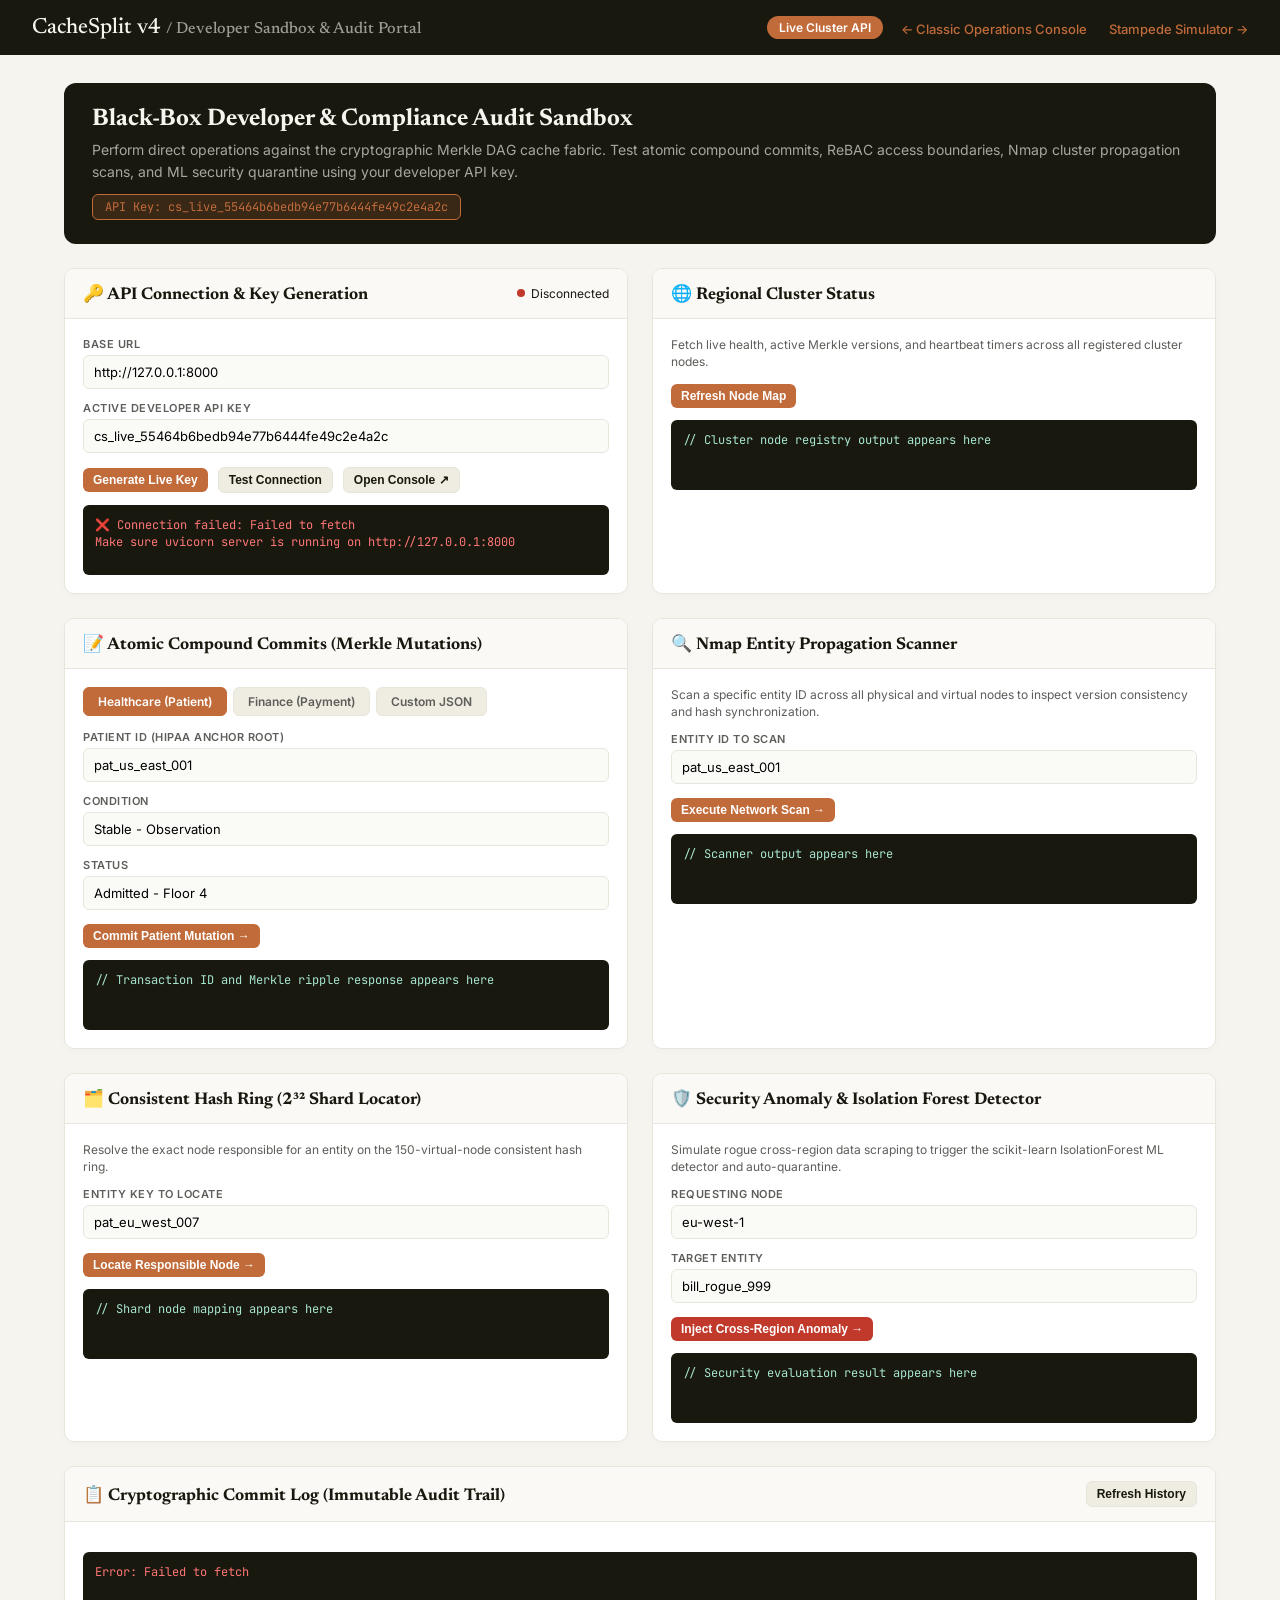
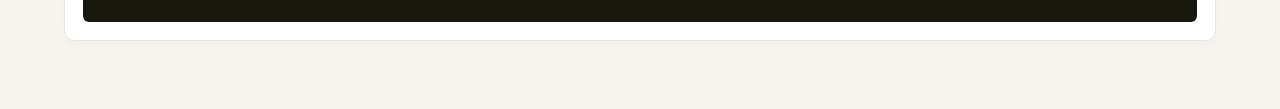
<file: ui/developer_demo.html>
<!DOCTYPE html>
<html lang="en">
<head>
  <meta charset="UTF-8">
  <meta name="viewport" content="width=device-width, initial-scale=1.0">
  <title>CacheSplit v4 — Developer API & Compliance Sandbox</title>
  <link rel="preconnect" href="https://fonts.googleapis.com">
  <link rel="preconnect" href="https://fonts.gstatic.com" crossorigin>
  <link href="https://fonts.googleapis.com/css2?family=Newsreader:ital,opsz,wght@0,6..72,400;0,6..72,500;0,6..72,600;1,6..72,400&family=Inter:wght@400;500;600;700&family=JetBrains+Mono:wght@400;500&display=swap" rel="stylesheet">
  <style>
    :root {
      --bg: #F5F4EE;
      --card-bg: #FFFFFF;
      --text: #18180F;
      --text-muted: #5E5D59;
      --border: #E8E6DC;
      --accent: #C16B3A;
      --fresh: #27AE60;
      --stale: #D35400;
      --danger: #C0392B;
      --surface-2: #FAFAF7;
    }
    * { margin: 0; padding: 0; box-sizing: border-box; }
    body {
      background-color: var(--bg);
      color: var(--text);
      font-family: 'Inter', -apple-system, BlinkMacSystemFont, sans-serif;
      min-height: 100vh;
      padding-bottom: 40px;
    }
    header {
      background: var(--text);
      color: var(--bg);
      padding: 16px 32px;
      display: flex;
      justify-content: space-between;
      align-items: center;
    }
    header h1 {
      font-family: 'Newsreader', serif;
      font-size: 22px;
      font-weight: 500;
    }
    header .badge {
      background: var(--accent);
      color: #fff;
      padding: 4px 12px;
      border-radius: 20px;
      font-size: 12px;
      font-weight: 600;
    }
    header nav a {
      color: var(--accent);
      text-decoration: none;
      font-size: 13px;
      margin-left: 18px;
      font-weight: 500;
    }
    header nav a:hover { text-decoration: underline; }
    
    .container {
      max-width: 1200px;
      margin: 28px auto;
      padding: 0 24px;
      display: grid;
      grid-template-columns: 1fr 1fr;
      gap: 24px;
    }
    .full-width { grid-column: 1 / -1; }
    
    .intro {
      grid-column: 1 / -1;
      background: var(--text);
      color: var(--bg);
      border-radius: 12px;
      padding: 24px 28px;
    }
    .intro h2 {
      font-family: 'Newsreader', serif;
      font-size: 24px;
      margin-bottom: 8px;
    }
    .intro p {
      color: #A8A69E;
      font-size: 14px;
      line-height: 1.6;
    }
    .key-chip {
      display: inline-block;
      background: rgba(193, 107, 58, 0.2);
      border: 1px solid var(--accent);
      color: var(--accent);
      border-radius: 6px;
      padding: 4px 12px;
      font-family: 'JetBrains Mono', monospace;
      font-size: 12px;
      margin-top: 10px;
    }

    .card {
      background: var(--card-bg);
      border: 1px solid var(--border);
      border-radius: 10px;
      overflow: hidden;
      box-shadow: 0 2px 8px rgba(0,0,0,0.02);
    }
    .card-header {
      padding: 14px 18px;
      border-bottom: 1px solid var(--border);
      display: flex;
      justify-content: space-between;
      align-items: center;
      background: #FAF9F5;
    }
    .card-header h3 {
      font-family: 'Newsreader', serif;
      font-size: 17px;
      color: var(--text);
    }
    .card-body { padding: 18px; }

    label {
      display: block;
      font-size: 11px;
      text-transform: uppercase;
      letter-spacing: 0.5px;
      color: var(--text-muted);
      margin-bottom: 4px;
      margin-top: 12px;
      font-weight: 600;
    }
    label:first-child { margin-top: 0; }
    input, select, textarea {
      width: 100%;
      padding: 8px 10px;
      border: 1px solid var(--border);
      border-radius: 6px;
      font-family: inherit;
      font-size: 13px;
      background: var(--surface-2);
      outline: none;
      transition: border-color 0.15s;
    }
    input:focus, select:focus, textarea:focus { border-color: var(--accent); }
    textarea {
      font-family: 'JetBrains Mono', monospace;
      font-size: 12px;
      min-height: 110px;
      resize: vertical;
    }

    .btn {
      padding: 8px 16px;
      border-radius: 6px;
      font-size: 13px;
      font-weight: 600;
      cursor: pointer;
      border: none;
      transition: all 0.15s;
    }
    .btn:hover { opacity: 0.9; }
    .btn-primary { background: var(--accent); color: #fff; }
    .btn-ghost { background: #EFECE1; color: var(--text); border: 1px solid var(--border); }
    .btn-danger { background: var(--danger); color: #fff; }
    .btn-sm { padding: 5px 10px; font-size: 12px; }
    .row { display: flex; gap: 10px; margin-top: 14px; align-items: center; flex-wrap: wrap; }

    .response-box {
      background: #18180F;
      color: #A8E6CF;
      border-radius: 6px;
      padding: 12px;
      font-family: 'JetBrains Mono', monospace;
      font-size: 12px;
      white-space: pre-wrap;
      word-break: break-all;
      min-height: 70px;
      max-height: 240px;
      overflow-y: auto;
      margin-top: 12px;
      line-height: 1.4;
    }

    .tabs { display: flex; gap: 6px; margin-bottom: 14px; flex-wrap: wrap; }
    .tab {
      padding: 6px 14px;
      border-radius: 6px;
      font-size: 12px;
      font-weight: 600;
      cursor: pointer;
      background: #EFECE1;
      color: var(--text-muted);
      border: 1px solid var(--border);
    }
    .tab.active { background: var(--accent); color: #fff; border-color: var(--accent); }
    .op-panel { display: none; }
    .op-panel.active { display: block; }

    .dot { width: 8px; height: 8px; border-radius: 50%; background: var(--fresh); display: inline-block; }
    .dot.red { background: var(--danger); }
    .hint { font-size: 12px; color: var(--text-muted); margin-bottom: 10px; line-height: 1.4; }

    .scan-row {
      display: flex;
      justify-content: space-between;
      align-items: center;
      padding: 8px 12px;
      border-bottom: 1px solid #EFECE1;
      font-size: 12px;
      font-family: 'JetBrains Mono', monospace;
    }
    .scan-badge {
      padding: 2px 8px;
      border-radius: 4px;
      font-size: 10px;
      font-weight: 700;
      text-transform: uppercase;
    }
    .scan-ok { background: #E8F8F0; color: var(--fresh); }
    .scan-stale { background: #FDF2E9; color: var(--stale); }
    .scan-miss { background: #FDEDEC; color: var(--danger); }
  </style>
</head>
<body>

<header>
  <h1>CacheSplit v4 <span style="opacity:0.6; font-size:16px;">/ Developer Sandbox & Audit Portal</span></h1>
  <div style="display:flex; align-items:center;">
    <span class="badge">Live Cluster API</span>
    <nav>
      <a href="/dashboard">← Classic Operations Console</a>
      <a href="/simulation">Stampede Simulator →</a>
    </nav>
  </div>
</header>

<div class="container">

  <!-- Intro Banner -->
  <div class="intro">
    <h2>Black-Box Developer & Compliance Audit Sandbox</h2>
    <p>Perform direct operations against the cryptographic Merkle DAG cache fabric. Test atomic compound commits, ReBAC access boundaries, Nmap cluster propagation scans, and ML security quarantine using your developer API key.</p>
    <div>
      <span class="key-chip" id="displayed-key">API Key: cs_live_55464b6bedb94e77b6444fe49c2e4a2c</span>
    </div>
  </div>

  <!-- Connection & Key Generator -->
  <div class="card">
    <div class="card-header">
      <h3>🔑 API Connection & Key Generation</h3>
      <span style="font-size:12px; display:flex; align-items:center; gap:6px;">
        <span class="dot" id="conn-dot"></span><span id="conn-status">Checking...</span>
      </span>
    </div>
    <div class="card-body">
      <label>Base URL</label>
      <input id="cfg-base" value="http://127.0.0.1:8000">
      
      <label>Active Developer API Key</label>
      <input id="cfg-key" value="cs_live_55464b6bedb94e77b6444fe49c2e4a2c">

      <div class="row">
        <button class="btn btn-primary btn-sm" onclick="generateNewApiKey()">Generate Live Key</button>
        <button class="btn btn-ghost btn-sm" onclick="testConnection()">Test Connection</button>
        <button class="btn btn-ghost btn-sm" onclick="openDashboard()">Open Console ↗</button>
      </div>
      <div class="response-box" id="cfg-result">// Connection status and generated keys appear here</div>
    </div>
  </div>

  <!-- Cluster Node Topology Map -->
  <div class="card">
    <div class="card-header"><h3>🌐 Regional Cluster Status</h3></div>
    <div class="card-body">
      <p class="hint">Fetch live health, active Merkle versions, and heartbeat timers across all registered cluster nodes.</p>
      <div class="row">
        <button class="btn btn-primary btn-sm" onclick="fetchNodeMap()">Refresh Node Map</button>
      </div>
      <div class="response-box" id="node-map-result">// Cluster node registry output appears here</div>
    </div>
  </div>

  <!-- Compound Commits (Healthcare / Compliance / Payments) -->
  <div class="card">
    <div class="card-header"><h3>📝 Atomic Compound Commits (Merkle Mutations)</h3></div>
    <div class="card-body">
      <div class="tabs">
        <div class="tab active" onclick="switchTab('patient')">Healthcare (Patient)</div>
        <div class="tab" onclick="switchTab('payment')">Finance (Payment)</div>
        <div class="tab" onclick="switchTab('custom')">Custom JSON</div>
      </div>

      <!-- Patient Tab -->
      <div class="op-panel active" id="panel-patient">
        <label>Patient ID (HIPAA Anchor Root)</label>
        <input id="pt-id" value="pat_us_east_001">
        <label>Condition</label>
        <input id="pt-cond" value="Stable - Observation">
        <label>Status</label>
        <input id="pt-status" value="Admitted - Floor 4">
        <div class="row"><button class="btn btn-primary btn-sm" onclick="commitPatient()">Commit Patient Mutation →</button></div>
      </div>

      <!-- Payment Tab -->
      <div class="op-panel" id="panel-payment">
        <label>Payment ID</label>
        <input id="pay-id" value="pay_demo_001">
        <label>Amount ($ USD)</label>
        <input id="pay-amt" type="number" value="350">
        <label>Linked Billing Account ID</label>
        <input id="pay-billing" value="bill_demo_001">
        <div class="row"><button class="btn btn-primary btn-sm" onclick="commitPayment()">Commit Payment Edge →</button></div>
      </div>

      <!-- Custom JSON Tab -->
      <div class="op-panel" id="panel-custom">
        <label>Raw Compound Commit Payload</label>
        <textarea id="custom-payload">{
  "mutations": [
    {
      "entity_id": "audit_rec_101",
      "entity_type": "compliance_record",
      "data": { "auditor": "SecOps Lead", "action": "ACCESS_VERIFIED", "timestamp": "2026-09-05T22:40:00Z" }
    }
  ],
  "edges": []
}</textarea>
        <div class="row"><button class="btn btn-primary btn-sm" onclick="commitCustom()">Send Custom Commit →</button></div>
      </div>

      <div class="response-box" id="devops-result">// Transaction ID and Merkle ripple response appears here</div>
    </div>
  </div>

  <!-- Nmap Entity Scanner -->
  <div class="card">
    <div class="card-header"><h3>🔍 Nmap Entity Propagation Scanner</h3></div>
    <div class="card-body">
      <p class="hint">Scan a specific entity ID across all physical and virtual nodes to inspect version consistency and hash synchronization.</p>
      <label>Entity ID to Scan</label>
      <input id="scan-id" value="pat_us_east_001">
      <div class="row"><button class="btn btn-primary btn-sm" onclick="runScan()">Execute Network Scan →</button></div>
      <div id="scan-result-table" style="margin-top:14px; border:1px solid var(--border); border-radius:6px; overflow:hidden; display:none;"></div>
      <div class="response-box" id="scan-result">// Scanner output appears here</div>
    </div>
  </div>

  <!-- Consistent Hashing Shard Locator -->
  <div class="card">
    <div class="card-header"><h3>🗂️ Consistent Hash Ring (2³² Shard Locator)</h3></div>
    <div class="card-body">
      <p class="hint">Resolve the exact node responsible for an entity on the 150-virtual-node consistent hash ring.</p>
      <label>Entity Key to Locate</label>
      <input id="shard-key" value="pat_eu_west_007">
      <div class="row"><button class="btn btn-primary btn-sm" onclick="locateShard()">Locate Responsible Node →</button></div>
      <div class="response-box" id="shard-result">// Shard node mapping appears here</div>
    </div>
  </div>

  <!-- Security Anomaly Injection -->
  <div class="card">
    <div class="card-header"><h3>🛡️ Security Anomaly & Isolation Forest Detector</h3></div>
    <div class="card-body">
      <p class="hint">Simulate rogue cross-region data scraping to trigger the scikit-learn IsolationForest ML detector and auto-quarantine.</p>
      <label>Requesting Node</label>
      <input id="sec-node" value="eu-west-1">
      <label>Target Entity</label>
      <input id="sec-entity" value="bill_rogue_999">
      <div class="row"><button class="btn btn-danger btn-sm" onclick="injectAnomaly()">Inject Cross-Region Anomaly →</button></div>
      <div class="response-box" id="sec-result">// Security evaluation result appears here</div>
    </div>
  </div>

  <!-- Recent Merkle Commit History Log -->
  <div class="card full-width">
    <div class="card-header">
      <h3>📋 Cryptographic Commit Log (Immutable Audit Trail)</h3>
      <button class="btn btn-ghost btn-sm" onclick="loadCommits()">Refresh History</button>
    </div>
    <div class="card-body">
      <div class="response-box" id="commits-result" style="max-height:280px;">// Click Refresh History to view recent commits</div>
    </div>
  </div>

</div>

<script>
const API_KEY = () => document.getElementById('cfg-key').value.trim();
const BASE    = () => document.getElementById('cfg-base').value.trim();

function headers() {
  return {
    'Content-Type': 'application/json',
    'Authorization': `Bearer ${API_KEY()}`
  };
}

function showResult(id, data, isErr=false) {
  const el = document.getElementById(id);
  if (!el) return;
  el.textContent = typeof data === 'string' ? data : JSON.stringify(data, null, 2);
  el.style.color = isErr ? '#FF7675' : '#A8E6CF';
}

async function testConnection() {
  try {
    const r = await fetch(`${BASE()}/api/dashboard/node-map`);
    const d = await r.json();
    document.getElementById('conn-dot').className = 'dot';
    document.getElementById('conn-status').textContent = 'Connected (v4)';
    showResult('cfg-result', `✅ Connected to CacheSplit Cluster\nNodes Online: ${(d.nodes || []).length}\nActive Key: ${API_KEY()}`);
  } catch(e) {
    document.getElementById('conn-dot').className = 'dot red';
    document.getElementById('conn-status').textContent = 'Disconnected';
    showResult('cfg-result', `❌ Connection failed: ${e.message}\nMake sure uvicorn server is running on ${BASE()}`, true);
  }
}

async function generateNewApiKey() {
  try {
    showResult('cfg-result', '⏳ Generating new live API key...');
    const r = await fetch(`${BASE()}/api/dev/keys`, { method: 'POST' });
    const d = await r.json();
    if (d.api_key) {
      document.getElementById('cfg-key').value = d.api_key;
      document.getElementById('displayed-key').textContent = `API Key: ${d.api_key}`;
      showResult('cfg-result', `✅ Generated Live API Key:\n${d.api_key}\n\nKey is now active for all subsequent requests.`);
    } else {
      showResult('cfg-result', d, true);
    }
  } catch(e) {
    showResult('cfg-result', `Error generating key: ${e.message}`, true);
  }
}

function openDashboard() { window.open(`${BASE()}/dashboard`, '_blank'); }

async function fetchNodeMap() {
  try {
    showResult('node-map-result', '⏳ Fetching cluster topology...');
    const r = await fetch(`${BASE()}/api/dashboard/node-map`);
    const d = await r.json();
    showResult('node-map-result', d);
  } catch(e) {
    showResult('node-map-result', `Error: ${e.message}`, true);
  }
}

async function devOps(payload) {
  try {
    showResult('devops-result', '⏳ Executing compound commit transaction...');
    const r = await fetch(`${BASE()}/api/dev/ops`, {
      method: 'POST',
      headers: headers(),
      body: JSON.stringify(payload)
    });
    const d = await r.json();
    showResult('devops-result', d, !r.ok);
    loadCommits();
  } catch(e) {
    showResult('devops-result', `Error: ${e.message}`, true);
  }
}

function commitPatient() {
  const ptId = document.getElementById('pt-id').value.trim();
  const cond = document.getElementById('pt-cond').value.trim();
  const stat = document.getElementById('pt-status').value.trim();
  devOps({
    mutations: [{
      entity_id: ptId,
      entity_type: 'patient',
      data: { condition: cond, status: stat, updated_at: new Date().toISOString() }
    }],
    edges: []
  });
}

function commitPayment() {
  const payId = document.getElementById('pay-id').value.trim();
  const billId = document.getElementById('pay-billing').value.trim();
  const amt = parseFloat(document.getElementById('pay-amt').value) || 100;
  devOps({
    mutations: [{
      entity_id: payId,
      entity_type: 'payment',
      data: { amount: amt, status: 'completed', timestamp: new Date().toISOString() }
    }],
    edges: [{
      from_entity_id: billId,
      to_entity_id: payId,
      relationship_type: 'HAS_PAYMENT'
    }]
  });
}

function commitCustom() {
  try {
    const payload = JSON.parse(document.getElementById('custom-payload').value);
    devOps(payload);
  } catch(e) {
    showResult('devops-result', `Invalid JSON payload: ${e.message}`, true);
  }
}

async function runScan() {
  const eid = document.getElementById('scan-id').value.trim();
  if (!eid) return;
  try {
    showResult('scan-result', `⏳ Scanning cluster nodes for entity: ${eid}...`);
    const r = await fetch(`${BASE()}/api/scan/${encodeURIComponent(eid)}`);
    const d = await r.json();
    showResult('scan-result', d);

    const table = document.getElementById('scan-result-table');
    table.style.display = 'block';
    const entries = Object.entries(d);
    table.innerHTML = `<div style="padding:8px 12px; font-weight:700; font-size:11px; background:#FAF9F5; text-transform:uppercase;">Node Propagation Matrix — ${eid}</div>` +
      entries.map(([node, info]) => {
        const status = info.status || (info.version ? 'found' : 'missing');
        const cls = status === 'missing' ? 'scan-miss' : status === 'stale' ? 'scan-stale' : 'scan-ok';
        return `<div class="scan-row">
          <strong>${node}</strong>
          <div>
            <span style="margin-right:8px;">v${info.version || 0}</span>
            <span class="scan-badge ${cls}">${status}</span>
          </div>
        </div>`;
      }).join('');
  } catch(e) {
    showResult('scan-result', `Error: ${e.message}`, true);
  }
}

async function locateShard() {
  const key = document.getElementById('shard-key').value.trim();
  if (!key) return;
  try {
    showResult('shard-result', `⏳ Resolving hash ring position for key: ${key}...`);
    const r = await fetch(`${BASE()}/api/sharding/locate/${encodeURIComponent(key)}`);
    const d = await r.json();
    showResult('shard-result', d);
  } catch(e) {
    showResult('shard-result', `Error: ${e.message}`, true);
  }
}

async function injectAnomaly() {
  const node = document.getElementById('sec-node').value.trim();
  const entity = document.getElementById('sec-entity').value.trim();
  try {
    showResult('sec-result', '⏳ Submitting traversal pattern to ML Isolation Forest...');
    const r = await fetch(`${BASE()}/api/dashboard/security/test-anomaly`, {
      method: 'POST',
      headers: { 'Content-Type': 'application/json' },
      body: JSON.stringify({ requesting_node_id: node, requester_region: 'EU-West', target_entity_id: entity })
    });
    const d = await r.json();
    showResult('sec-result', d, !r.ok);
  } catch(e) {
    showResult('sec-result', `Error: ${e.message}`, true);
  }
}

async function loadCommits() {
  try {
    const r = await fetch(`${BASE()}/api/dashboard/commits/recent?limit=20`);
    const d = await r.json();
    showResult('commits-result', d);
  } catch(e) {
    showResult('commits-result', `Error: ${e.message}`, true);
  }
}

function switchTab(name) {
  document.querySelectorAll('.tab').forEach((t, i) => t.classList.toggle('active', ['patient', 'payment', 'custom'][i] === name));
  document.querySelectorAll('.op-panel').forEach(p => p.classList.remove('active'));
  document.getElementById(`panel-${name}`).classList.add('active');
}

window.addEventListener('DOMContentLoaded', () => {
  testConnection();
  loadCommits();
});
</script>
</body>
</html>
</file>
